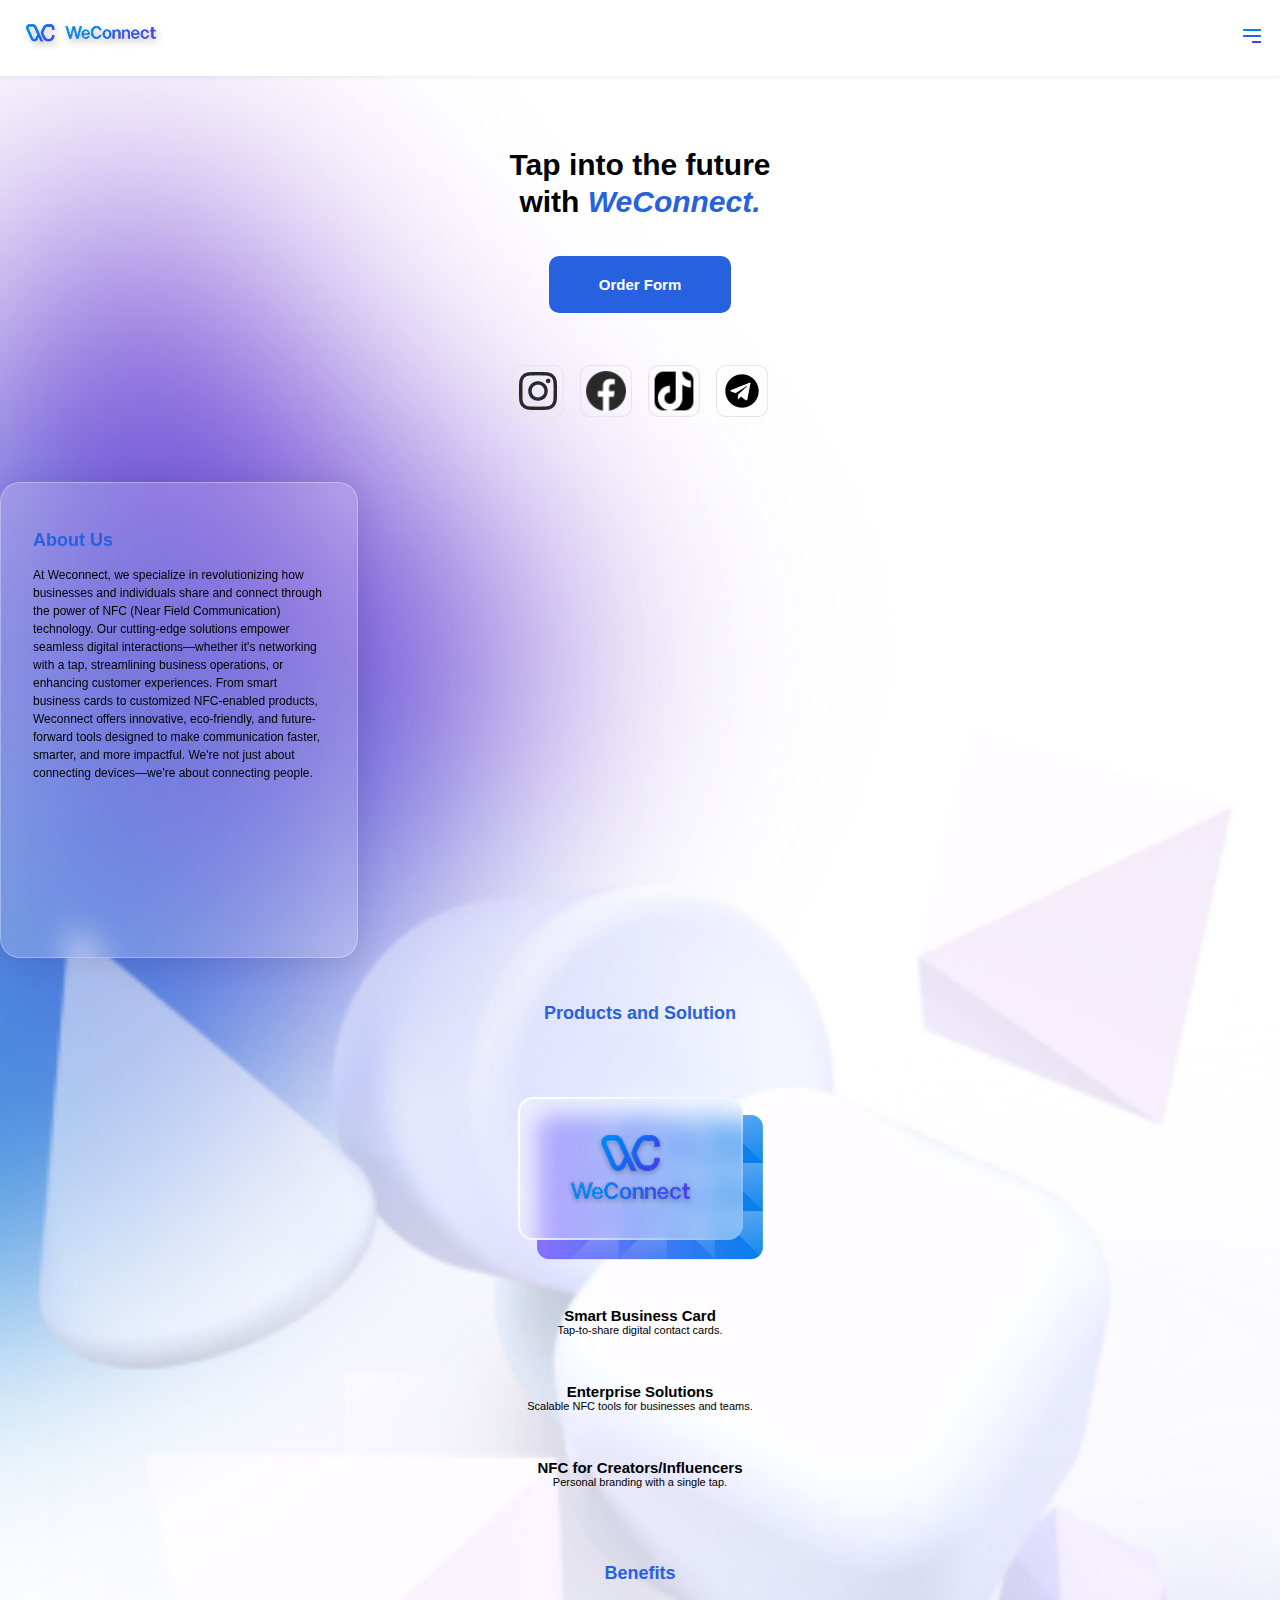
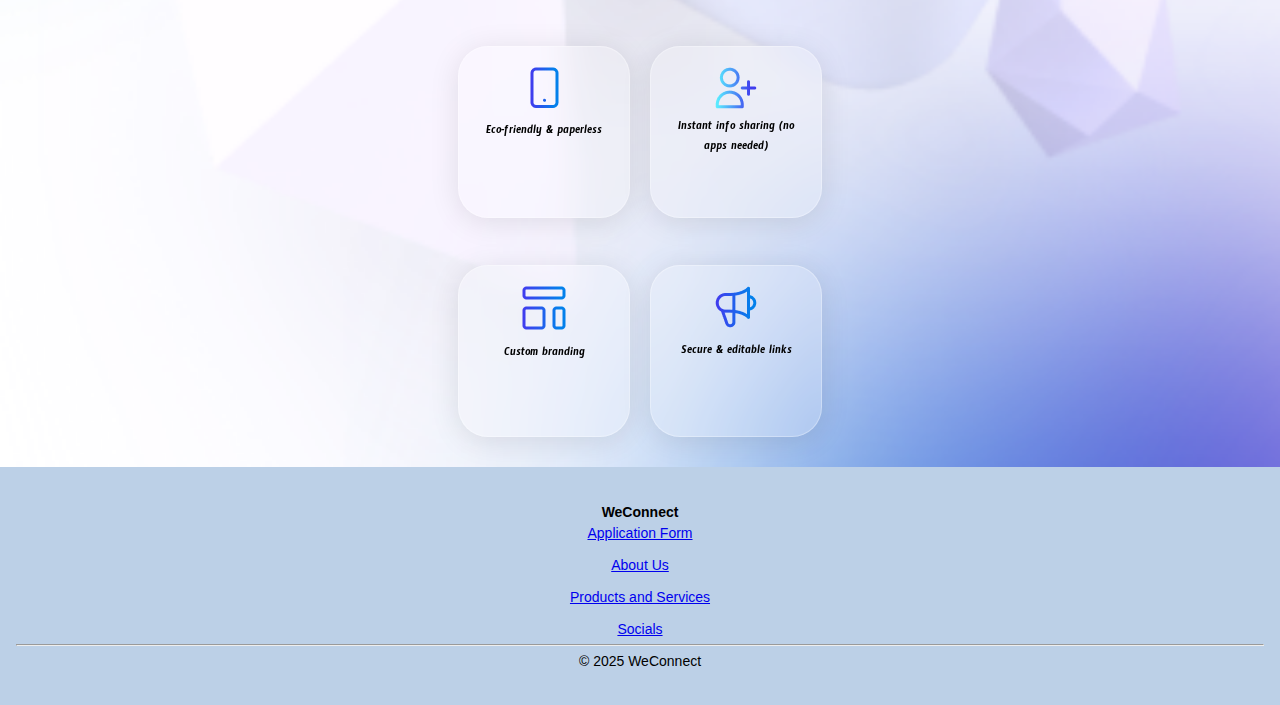
<file: index.html>
<!DOCTYPE html>
<html lang="en">
<head>
  <meta charset="UTF-8" />
  <meta name="viewport" content="width=device-width, initial-scale=1.0" />
  <title>WeConnect Dreams</title>
  <link href="https://fonts.googleapis.com/css2?family=Inter:wght@400;600;700&display=swap" rel="stylesheet">
  <link href='https://fonts.googleapis.com/css?family=Timmana' rel='stylesheet'>
  <link href="src/styles/styles.css" rel="stylesheet" type="text/css" />
  <link href="https://cdn.jsdelivr.net/npm/bootstrap@5.3.5/dist/css/bootstrap.min.css" rel="stylesheet" integrity="sha384-SgOJa3DmI69IUzQ2PVdRZhwQ+dy64/BUtbMJw1MZ8t5HZApcHrRKUc4W0kG879m7" crossorigin="anonymous">
  <link href="https://fonts.googleapis.com/css2?family=Poppins:wght@400;500;600&display=swap" rel="stylesheet">
</head>
<body>
  <header>
    <a href="index.html"><img src="src/assets/weconnect-logo-2.png" class="main-logo" alt="WeConnect Logo"></a>
    <a href="main-menu.html"><img src="src/assets/menu.png" class="main-menu" alt="Menu"></a>
  </header>
  <br>
  <section class="hero">
    <h1>Tap into the future <br>with <span>WeConnect.</span></h1>
    <a href="https://forms.gle/3JqKcj3ac9Jka2PC6" target="_blank">
      <button>Order Form</button>
    </a>
    <div class="social-icons">
      <a href="https://www.instagram.com/weconnectdreamsig/?utm_source=ig_web_button_share_sheet"><img src="src/assets/Instagram.png" alt="Instagram"></a>
      <a href="https://www.facebook.com/profile.php?id=61575719457416&mibextid=ZbWKwL"><img src="src/assets/Facebook.png" alt="Facebook"></a>
      <a href="https://www.tiktok.com/@weconnectdream"><img src="src/assets/tiktok.png" alt="Tiktok"></a>
      <img src="src/assets/Telegram.png" alt="Telegram">
    </div>
  </section>

  <div class="d-flex justify-content-center vh-50">
    <div class="box-glass">
      <div class="abouts">
        <h2>About Us</h2>
        <p>At Weconnect, we specialize in revolutionizing how businesses and individuals share and connect through the power of NFC (Near Field Communication) technology. Our cutting-edge solutions empower seamless digital interactions—whether it's networking with a tap, streamlining business operations, or enhancing customer experiences.
          From smart business cards to customized NFC-enabled products, Weconnect offers innovative, eco-friendly, and future-forward tools designed to make communication faster, smarter, and more impactful. We're not just about connecting devices—we're about connecting people.</p>
      </div>
    </div>
  </div>

  <section class="section products">
    <h2>Products and Solution</h2>
    <img src="src/assets/card.png" alt="card">
    <div class="product">
      <div class="prodtitle">Smart Business Card </div>
      <div class="prodcontent">Tap-to-share digital contact cards.</div>
    </div>
    <div class="product">
      <div class="prodtitle">Enterprise Solutions</div>
      <div class="prodcontent">Scalable NFC tools for businesses and teams.</div> 
    </div>
    <div class="product">
      <div class="prodtitle">NFC for Creators/Influencers </div>
      <div class="prodcontent"> Personal branding with a single tap.</div>
    </div>
  </section>

  <section class="section benefits">
    <h2>Benefits</h2>
    <div class="container">
      <div class="glass-box">
        <img src="src/assets/paperless-icon.png" alt="paperless">
        <div class="benefit-paperless">Eco-friendly & paperless</div>
      </div>
      <div class="glass-box">
        <img src="src/assets/sharing-icon.png" alt="sharing">
        <div class="benefit-sharing">Instant info sharing (no apps needed)</div>      
      </div>
    </div>
    <div class="container">
      <div class="glass-box">
        <img src="src/assets/brand-icon.png" alt="brand">
        <div class="benefit-brand">Custom branding</div>
      </div>
      <div class="glass-box">
        <img src="src/assets/secure-icon.png" alt="secure">
        <div class="benefit-secure">Secure & editable links</div>      
      </div>
    </div>
  </section>

  <footer>
    <p><strong>WeConnect</strong></p>
    <a href="https://forms.gle/3JqKcj3ac9Jka2PC6">Application Form</a>
    <br>
    <br>
    <a href="about.html">About Us</a>
    <br>
    <br>
    <a href="products.html">Products and Services</a>
    <br>
    <br>
    <a href="index.html">Socials</a>
    <hr>
    <p>© 2025 WeConnect</p>
  </footer>
</body>
</html>
</file>
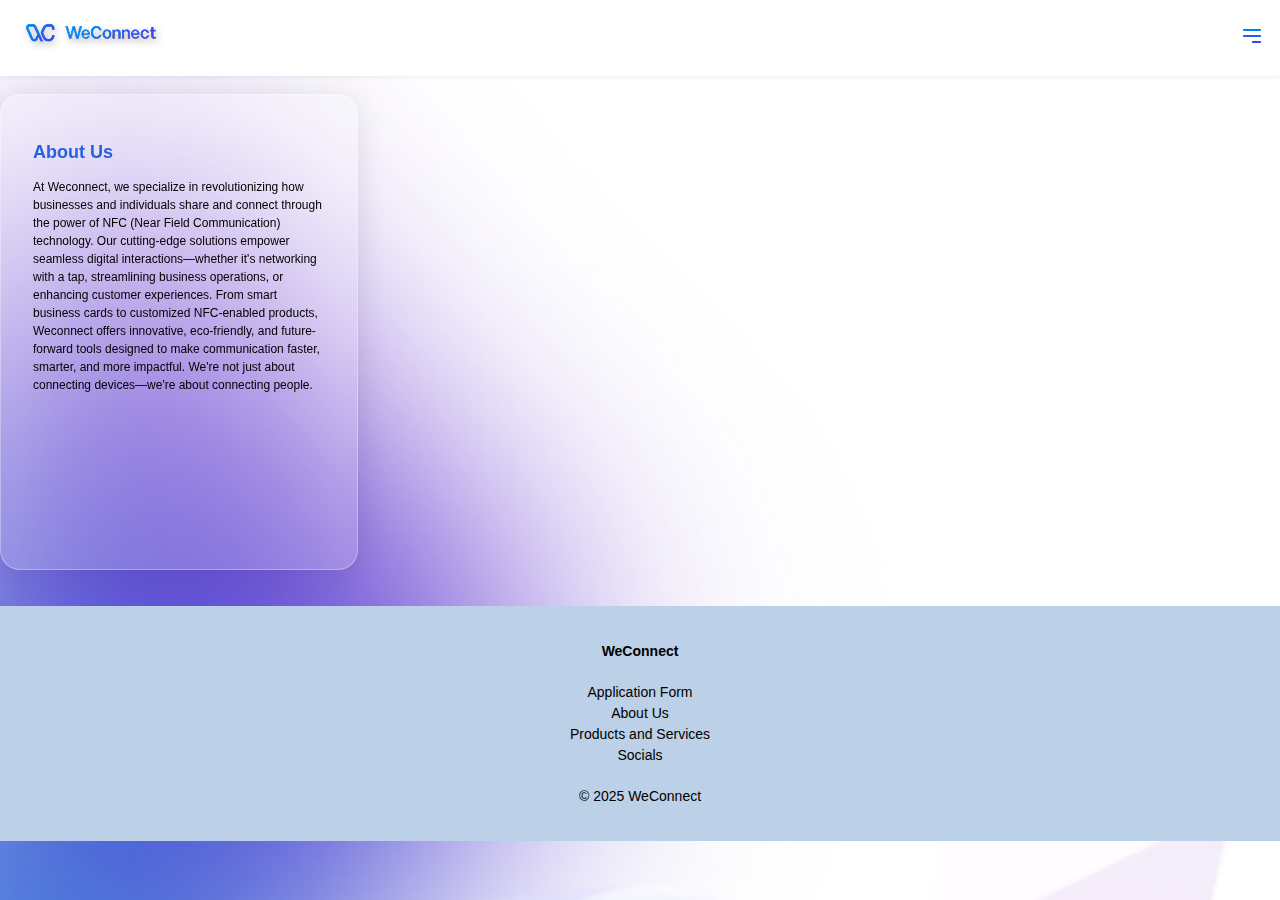
<file: about.html>
<!DOCTYPE html>
<html lang="en">
<head>
    <meta charset="UTF-8" />
    <meta name="viewport" content="width=device-width, initial-scale=1.0, maximum-scale=1.0, user-scalable=no" />
    <title>About Us</title>
    <link href="https://fonts.googleapis.com/css2?family=Inter:wght@400;600;700&display=swap" rel="stylesheet">
    <link href='https://fonts.googleapis.com/css?family=Timmana' rel='stylesheet'>
    <link href="src/styles/styles.css" rel="stylesheet" type="text/css" />
    <link href="https://cdn.jsdelivr.net/npm/bootstrap@5.3.5/dist/css/bootstrap.min.css" rel="stylesheet" integrity="sha384-SgOJa3DmI69IUzQ2PVdRZhwQ+dy64/BUtbMJw1MZ8t5HZApcHrRKUc4W0kG879m7" crossorigin="anonymous">  
    <link href="https://fonts.googleapis.com/css2?family=Poppins:wght@400;500;600&display=swap" rel="stylesheet">
</head>
<body>
    <header>
        <a href="index.html"><img src="src/assets/weconnect-logo-2.png" class="main-logo" alt="WeConnect Logo"></a>
        <a href="main-menu.html"><img src="src/assets/menu.png" class="main-menu" alt="Menu"></a>
    </header>
    <br>
    <div class="d-flex justify-content-center vh-50">
        <div class="box-glass">
          <div class="abouts">
            <h2>About Us</h2>
            <p>At Weconnect, we specialize in revolutionizing how businesses and individuals share and connect through the power of NFC (Near Field Communication) technology. Our cutting-edge solutions empower seamless digital interactions—whether it's networking with a tap, streamlining business operations, or enhancing customer experiences.
              From smart business cards to customized NFC-enabled products, Weconnect offers innovative, eco-friendly, and future-forward tools designed to make communication faster, smarter, and more impactful. We're not just about connecting devices—we're about connecting people.</p>
          </div>
        </div>
      </div>
    <br>
    <br>
    <footer>
        <p><strong>WeConnect</strong></p>
        <br>
        <p>Application Form</p>
        <p>About Us</p>
        <p>Products and Services</p>
        <p>Socials</p>
        <br>
        <p>© 2025 WeConnect</p>
    </footer>
</body>
</html>
</file>
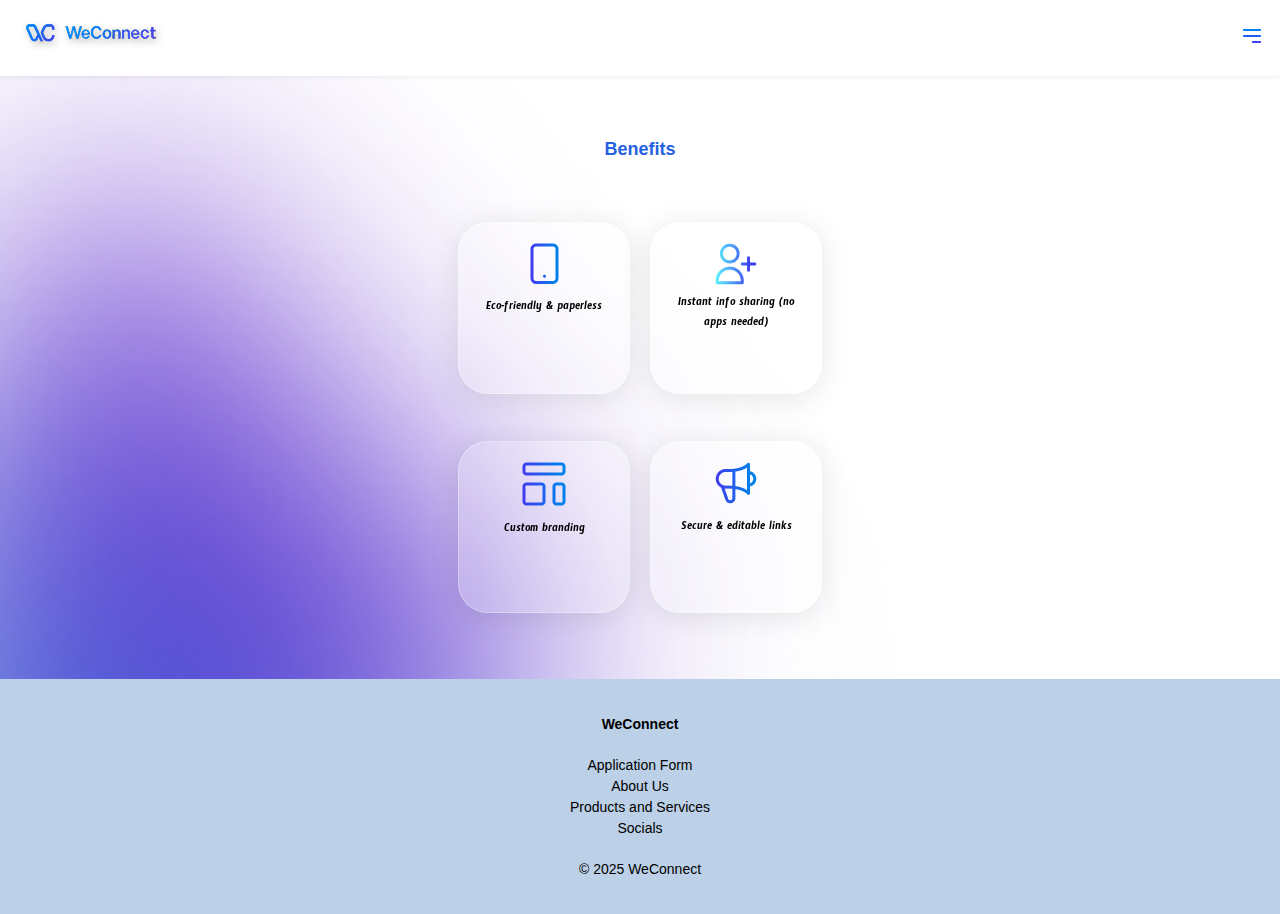
<file: benefits.html>
<!DOCTYPE html>
<html lang="en">
<head>
    <meta charset="UTF-8" />
    <meta name="viewport" content="width=device-width, initial-scale=1.0, maximum-scale=1.0, user-scalable=no" />
    <title>About Us</title>
    <link href="https://fonts.googleapis.com/css2?family=Inter:wght@400;600;700&display=swap" rel="stylesheet">
    <link href='https://fonts.googleapis.com/css?family=Timmana' rel='stylesheet'>
    <link href="src/styles/styles.css" rel="stylesheet" type="text/css" />
    <link href="https://cdn.jsdelivr.net/npm/bootstrap@5.3.5/dist/css/bootstrap.min.css" rel="stylesheet" integrity="sha384-SgOJa3DmI69IUzQ2PVdRZhwQ+dy64/BUtbMJw1MZ8t5HZApcHrRKUc4W0kG879m7" crossorigin="anonymous">  
    <link href="https://fonts.googleapis.com/css2?family=Poppins:wght@400;500;600&display=swap" rel="stylesheet">
</head>
<body>
    <header>
        <a href="index.html"><img src="src/assets/weconnect-logo-2.png" class="main-logo" alt="WeConnect Logo"></a>
        <a href="main-menu.html"><img src="src/assets/menu.png" class="main-menu" alt="Menu"></a>
    </header>
    <br>


    <section class="section benefits">
        <h2>Benefits</h2>
        <div class="container">
          <div class="glass-box">
            <img src="src/assets/paperless-icon.png" alt="paperless">
            <div class="benefit-paperless">Eco-friendly & paperless</div>
          </div>
          <div class="glass-box">
            <img src="src/assets/sharing-icon.png" alt="sharing">
            <div class="benefit-sharing">Instant info sharing (no apps needed)</div>      
          </div>
        </div>
        <div class="container">
          <div class="glass-box">
            <img src="src/assets/brand-icon.png" alt="brand">
            <div class="benefit-brand">Custom branding</div>
          </div>
          <div class="glass-box">
            <img src="src/assets/secure-icon.png" alt="secure">
            <div class="benefit-secure">Secure & editable links</div>      
          </div>
        </div>
      </section>

    <br>
    <br>
    <footer>
        <p><strong>WeConnect</strong></p>
        <br>
        <p>Application Form</p>
        <p>About Us</p>
        <p>Products and Services</p>
        <p>Socials</p>
        <br>
        <p>© 2025 WeConnect</p>
    </footer>
</body>
</html>
</file>
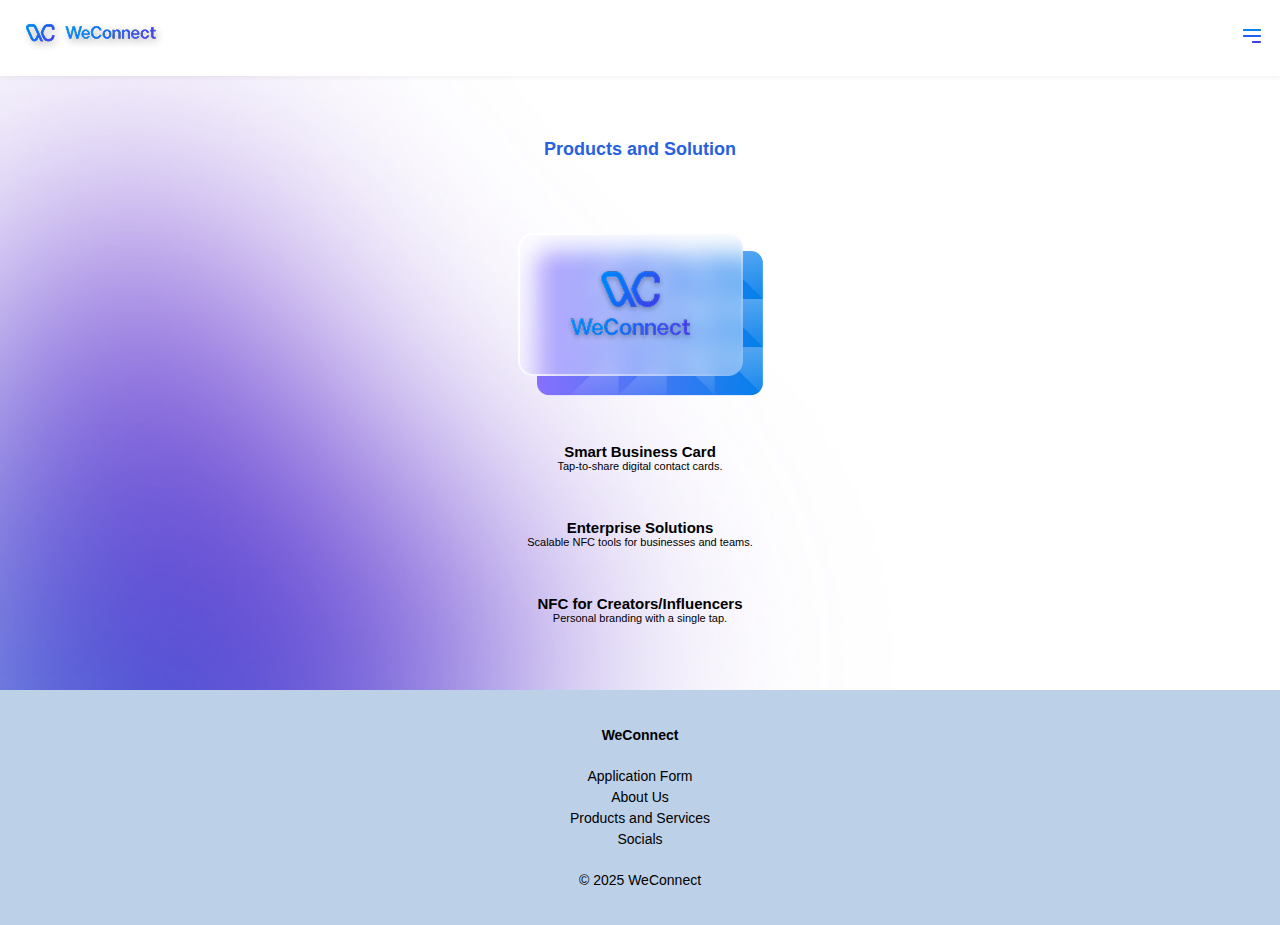
<file: products.html>
<!DOCTYPE html>
<html lang="en">
<head>
    <meta charset="UTF-8" />
    <meta name="viewport" content="width=device-width, initial-scale=1.0, maximum-scale=1.0, user-scalable=no" />
    <title>About Us</title>
    <link href="https://fonts.googleapis.com/css2?family=Inter:wght@400;600;700&display=swap" rel="stylesheet">
    <link href='https://fonts.googleapis.com/css?family=Timmana' rel='stylesheet'>
    <link href="src/styles/styles.css" rel="stylesheet" type="text/css" />
    <link href="https://cdn.jsdelivr.net/npm/bootstrap@5.3.5/dist/css/bootstrap.min.css" rel="stylesheet" integrity="sha384-SgOJa3DmI69IUzQ2PVdRZhwQ+dy64/BUtbMJw1MZ8t5HZApcHrRKUc4W0kG879m7" crossorigin="anonymous">  
    <link href="https://fonts.googleapis.com/css2?family=Poppins:wght@400;500;600&display=swap" rel="stylesheet">
</head>
<body>
    <header>
        <a href="index.html"><img src="src/assets/weconnect-logo-2.png" class="main-logo" alt="WeConnect Logo"></a>
        <a href="main-menu.html"><img src="src/assets/menu.png" class="main-menu" alt="Menu"></a>
    </header>
    <br>


    <section class="section products">
        <h2>Products and Solution</h2>
        <img src="src/assets/card.png" alt="card">
        <div class="product">
          <div class="prodtitle">Smart Business Card </div>
          <div class="prodcontent">Tap-to-share digital contact cards.</div>
        </div>
        <div class="product">
          <div class="prodtitle">Enterprise Solutions</div>
          <div class="prodcontent">Scalable NFC tools for businesses and teams.</div> 
        </div>
        <div class="product">
          <div class="prodtitle">NFC for Creators/Influencers </div>
          <div class="prodcontent"> Personal branding with a single tap.</div>
        </div>
      </section>

    <br>
    <br>
    <footer>
        <p><strong>WeConnect</strong></p>
        <br>
        <p>Application Form</p>
        <p>About Us</p>
        <p>Products and Services</p>
        <p>Socials</p>
        <br>
        <p>© 2025 WeConnect</p>
    </footer>
</body>
</html>
</file>
<file: src/styles/styles.css>
body {
    font-family: 'Roboto', sans-serif;
    margin: 0;
    padding: 0;
    background: url('..//assets/background.png  ') no-repeat center top;
      background-size: cover;
      background-attachment: fixed;
      background-color: #f8f8ff; /* fallback color if image fails */
    color: #000;
  }

  header {
    display: flex;
    justify-content: space-between;
    align-items: center;
    padding: 1rem;
    background-color: #fff;
    box-shadow: 0 2px 4px rgba(0,0,0,0.05);
  }
  header .main-logo {
    height: 40px;
  }

  .hero {
    text-align: center;
    padding: 2rem 1rem;
    line-height: 37px;
  }
  .hero h1 {
    font-size: 30px;
  }
  .hero h1 span {
    color: #2661e0;
    font-weight: bold;
    font-style: italic;
  }
  .hero button {
    background-color: #2661e0;
    color: white;
    padding: 20px 50px;
    border: none;
    border-radius: 10px;
    font-weight: bolder;
    font-size: 15px;
    margin: 1rem 0;
  }
  .social-icons {
    display: flex;
    justify-content: center;
    gap: 1rem;
    margin-top: 1rem;
    padding: 20px;
  }
  .social-icons img {
    width: 52px;
    height: 52px;
  }
  .section {
    padding: 2rem 1rem;
    text-align: center;
  }
  .section h2 {
    color: #2661e0;
    font-size: 18px;
    font-weight: bold;
  }

  .box-glass {
    width: 292px; 
    height: 410px;
    background: rgba(255, 255, 255, 0.2); 
    backdrop-filter: blur(15px); 
    -webkit-backdrop-filter: blur(15px); 
    border-radius: 20px; 
    padding: 2rem; 
    border: 1px solid rgba(255, 255, 255, 0.3); 
    box-shadow: 0 4px 30px rgba(0, 0, 0, 0.1); 
  }

  .abouts p {
    max-width: 350px;
    margin: 0 auto;
    font-size: 12px;
    color: black;
    text-align: left;
    line-height: 18px;
  }

  .abouts h2 {
    color: #2661e0;
    font-size: 18px;
    font-weight: bold;
    text-align: left;
  }

  .card {
    justify-content: center;
  }

  .prodtitle {
    font-weight: bold;
    font-size: 15px;
  }

  .prodcontent {
    font-size: 11px;
  }
  .products, .benefits {
    display: flex;
    flex-direction: column;
    gap: 47px;
    align-items: center;
    padding: 30px

  }

  .container {
    display: flex;
    position: relative;
    justify-content: center;
    gap: 20px;
  }

  .glass-box {
    width: 130px;
    height: 130px;
    padding: 20px;
    border-radius: 30px; 
    background: rgba(255, 255, 255, 0.2); 
    backdrop-filter: blur(15px); 
    -webkit-backdrop-filter: blur(15px);  
    border: 1px solid rgba(255, 255, 255, 0.3); 
    box-shadow: 0 4px 30px rgba(0, 0, 0, 0.1); 
  }

 .benefit-paperless, .benefit-sharing, .benefit-brand, .benefit-secure {
    font-size: 12px;
    font-family: 'Timmana';
    padding-top: 10px;
  }
  .benefit-sharing {
    padding-top: 5px;
  }
  footer {
    background-color: #bcd0e7;
    text-align: center;
    padding: 2rem 1rem;
    font-size: 14px;
  }
  footer p {
    margin: 0.3rem 0;
  }
</file>
